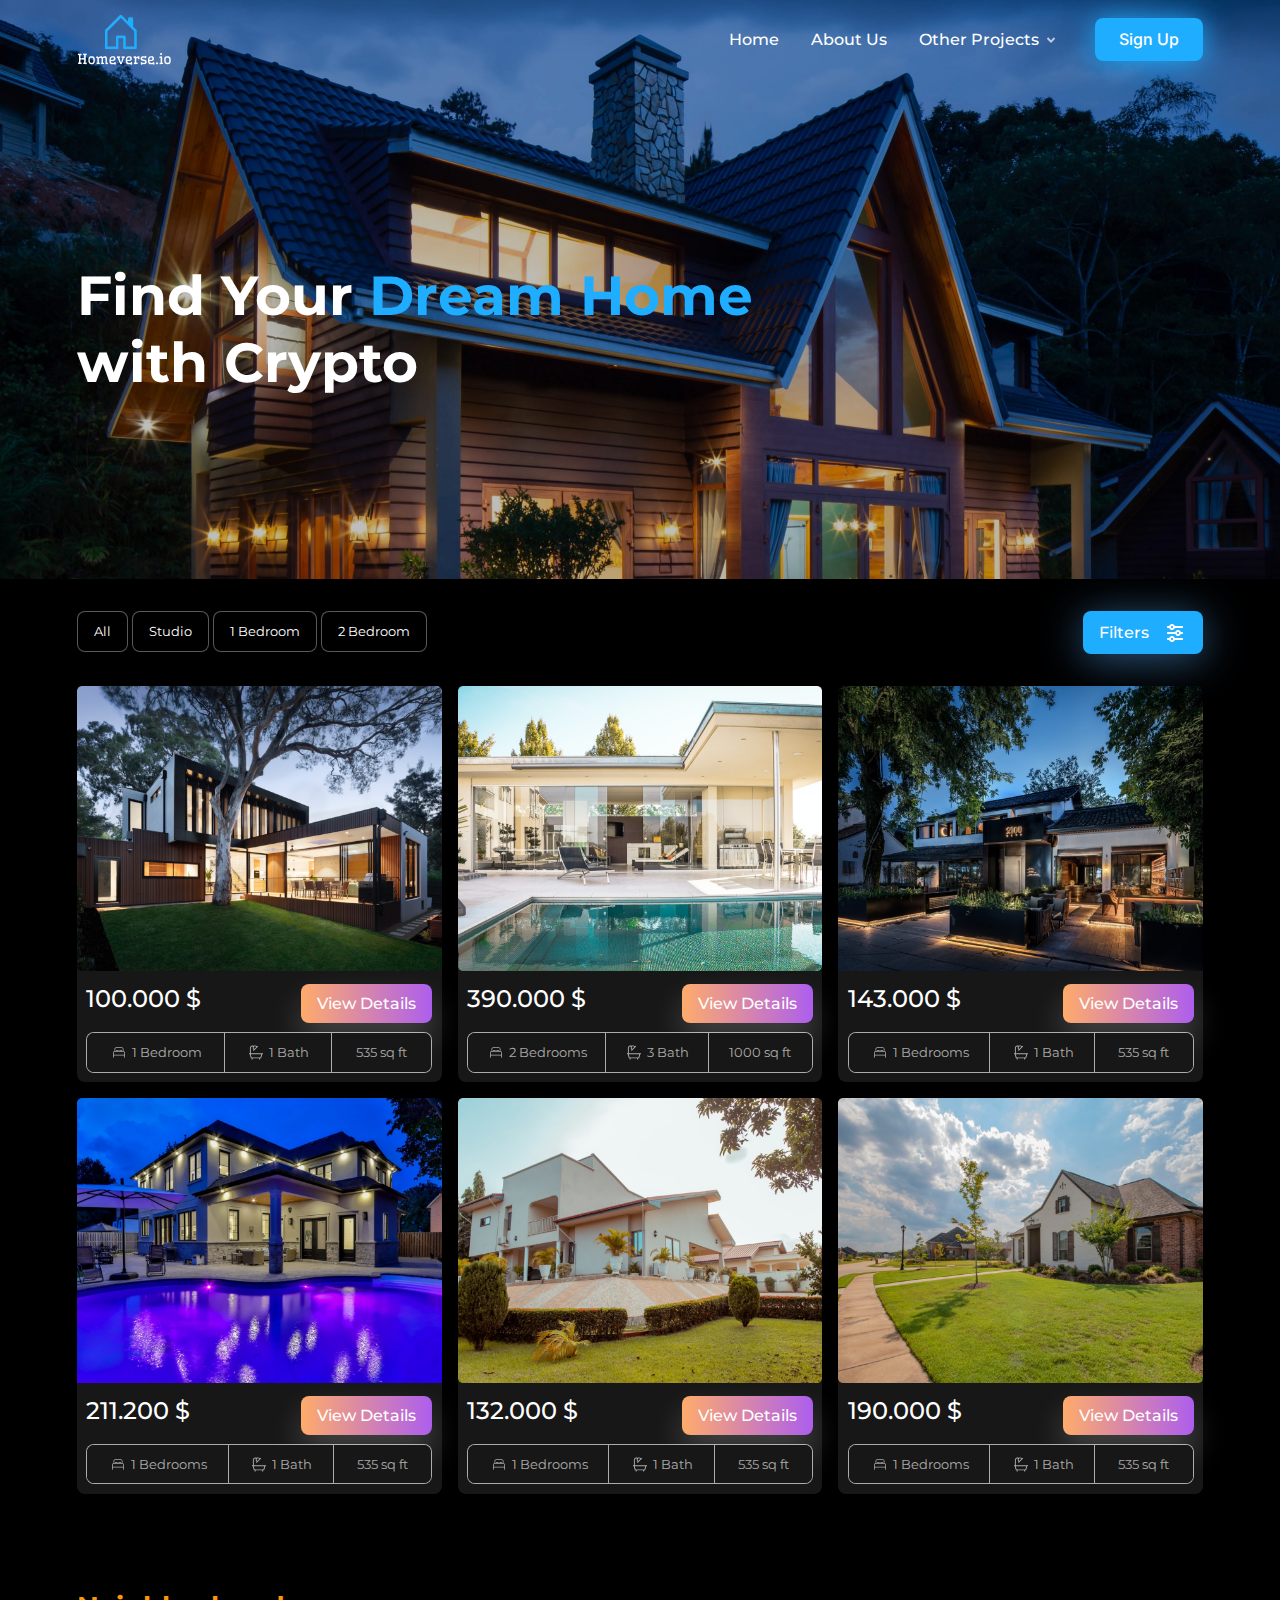
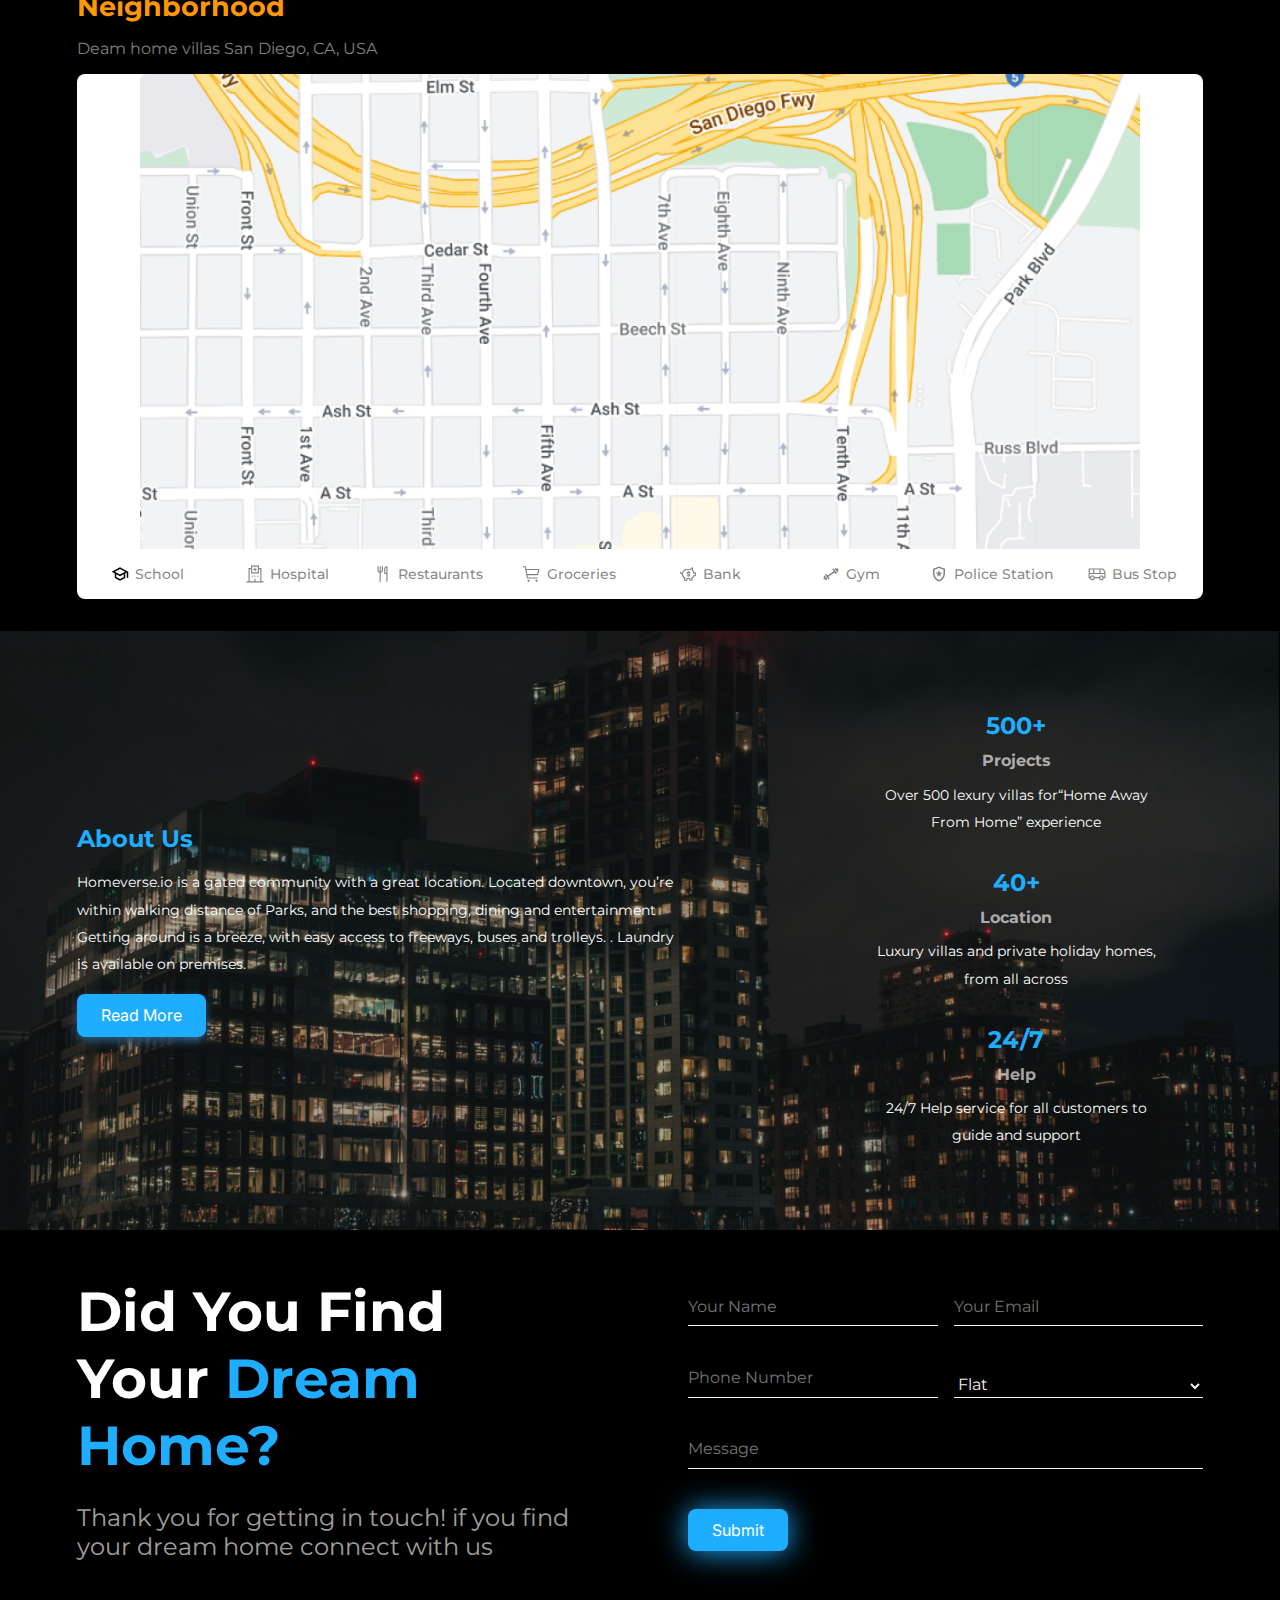
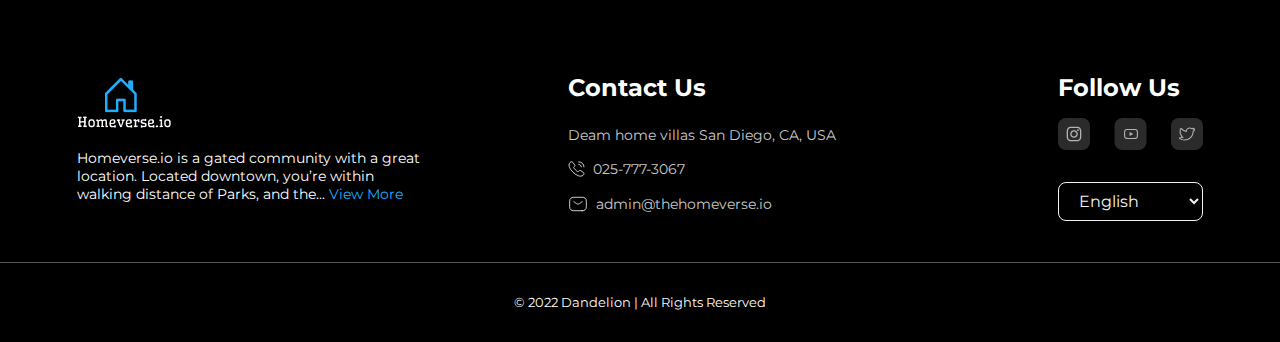
<file: index.html>
<!DOCTYPE html>
<html lang="en">

<head>
    <meta charset="UTF-8">
    <meta http-equiv="X-UA-Compatible" content="IE=edge">
    <meta name="viewport" content="width=device-width, initial-scale=1.0">
    <link rel="stylesheet" href="./style/main.css">
    <script defer src="./js/index.js"></script>
    <link rel="shortcut icon" href="./assets/favicon.svg" type="image/x-icon">
    <title>Real Estate</title>
</head>

<body>
    <header id="home__header">
        <nav>
            <a href="./index.html">
                <img src="./assets/logo.png" class="logo" alt="logo">
            </a>
            <ul id="nav-links">
                <li><a href="./index.html">Home</a></li>
                <li><a href="#">About Us</a></li>
                <li><a href="#" class="dropdown">Other Projects <img src="./assets/drop-down.svg" alt="dropdown"></a>
                </li>
                <li><a href="#" class="sign-up-btn">Sign Up</a></li>
            </ul>
            <div id="hamburger">
                <span></span><span></span><span></span>
            </div>
        </nav>
        <section class="hero">
            <h1>Find Your <span>Dream Home </span> with Crypto</h1>
        </section>
    </header>
    <main>
        <section class="apartment" role="region">
            <section class="category">
                <div>
                    <button>All</button>
                    <button>Studio</button>
                    <button>1 Bedroom</button>
                    <button>2 Bedroom</button>
                </div>
                <button class="filters"><span>Filters</span><img src="./assets/mi_filter.png" alt="filters"></button>
            </section>
            <section class="apartments">
                <div class="houses">
                    <img src="./assets/apartment1.png" alt="apartments">
                    <div class="price">
                        <p>100.000 $</p> <a href="./pages/details.html"><button>View Details</button></a>
                    </div>
                    <div class="about">
                        <button><img src="./assets/bedroom.svg" alt="bedroom"><span>1 Bedroom</span></button>
                        <button><img src="./assets/bath.svg" alt="bath" /><span>1 Bath</span></button>
                        <button>535 sq ft</button>
                    </div>
                </div>
                <div class="houses">
                    <img src="./assets/Rectangle 2096.png" alt="apartments">
                    <div class="price">
                        <p>390.000 $</p> <button>View Details</button>
                    </div>
                    <div class="about">
                        <button><img src="./assets/bedroom.svg" alt="bedroom"><span>2 Bedrooms</span></button>
                        <button><img src="./assets/bath.svg" alt="bath" /><span>3 Bath</span></button>
                        <button>1000 sq ft</button>
                    </div>
                </div>
                <div class="houses">
                    <img src="./assets/Rectangle 2096 (1).png" alt="apartments">
                    <div class="price">
                        <p>143.000 $</p> <button>View Details</button>
                    </div>
                    <div class="about">
                        <button><img src="./assets/bedroom.svg" alt="bedroom"><span>1 Bedrooms</span></button>
                        <button><img src="./assets/bath.svg" alt="bath" /><span>1 Bath</span></button>
                        <button>535 sq ft</button>
                    </div>
                </div>
                <div class="houses">
                    <img src="./assets/Rectangle 2097.png" alt="apartments">
                    <div class="price">
                        <p>211.200 $</p> <button>View Details</button>
                    </div>
                    <div class="about">
                        <button><img src="./assets/bedroom.svg" alt="bedroom"><span>1 Bedrooms</span></button>
                        <button><img src="./assets/bath.svg" alt="bath" /><span>1 Bath</span></button>
                        <button>535 sq ft</button>
                    </div>
                </div>
                <div class="houses">
                    <img src="./assets/Rectangle 2098.png" alt="apartments">
                    <div class="price">
                        <p>132.000 $</p> <button>View Details</button>
                    </div>
                    <div class="about">
                        <button><img src="./assets/bedroom.svg" alt="bedroom"><span>1 Bedrooms</span></button>
                        <button><img src="./assets/bath.svg" alt="bath" /><span>1 Bath</span></button>
                        <button>535 sq ft</button>
                    </div>
                </div>
                <div class="houses">
                    <img src="./assets/Rectangle 2099.png" alt="apartments">
                    <div class="price">
                        <p>190.000 $</p> <button>View Details</button>
                    </div>
                    <div class="about">
                        <button><img src="./assets/bedroom.svg" alt="bedroom"><span>1 Bedrooms</span></button>
                        <button><img src="./assets/bath.svg" alt="bath" /><span>1 Bath</span></button>
                        <button>535 sq ft</button>
                    </div>
                </div>
            </section>
        </section>
        <section class="neigbourhood">
            <h3>Neighborhood</h3>
            <p>Deam home villas San Diego, CA, USA</p>
            <div class="map">
                <img class="map__img" src="./assets//map.png" alt="map">
                <div>
                    <button><img src="./assets/school.svg" alt="school"><span>School</span></button>
                    <button><img src="./assets/hospital.svg" alt="hospital"><span>Hospital</span></button>
                    <button><img src="./assets/restaurants.svg" alt="restaurants"><span>Restaurants</span></button>
                    <button><img src="./assets/groceries.svg" alt="groceries"><span>Groceries</span></button>
                    <button><img src="./assets/bank.svg" alt="bank"><span>Bank</span></button>
                    <button><img src="./assets/gym.svg" alt="gym"><span>Gym</span></button>
                    <button><img src="./assets/police.svg" alt="police"><span>Police Station</span></button>
                    <button><img src="./assets/bus.svg" alt="bus"><span>Bus Stop</span></button>
                </div>
            </div>
        </section>
        <section class="about__us" role="region">
            <div class="about">
                <h3>
                    About Us
                </h3>
                <p>
                    Homeverse.io is a gated community with a great location. Located downtown, you’re within walking
                    distance of Parks, and
                    the best shopping, dining and entertainment Getting around is a breeze, with easy access to
                    freeways, buses and
                    trolleys. . Laundry is available on premises.
                </p>
                <button>Read More</button>
            </div>
            <div class="what-we-do">
                <div>
                    <h4>500+</h4>
                    <h5>Projects</h5>
                    <p>Over 500 lexury villas for“Home Away From Home” experience</p>
                </div>
                <div>
                    <h4>40+</h4>
                    <h5>Location</h5>
                    <p>Luxury villas and private holiday homes, from all across</p>
                </div>
                <div>
                    <h4>24/7</h4>
                    <h5>Help</h5>
                    <p>24/7 Help service for all customers to guide and support</p>
                </div>

            </div>
        </section>
        <section class="dream__home">
            <div>
                <h2>Did You Find Your <span> Dream Home?</span></h2>
                <p>Thank you for getting in touch! if you find your dream home connect with us</p>
            </div>
            <form action="">
                <input type="text" placeholder="Your Name">
                <input type="email" placeholder="Your Email">
                <input type="tel" inputmode="numeric" pattern="[0-9]+" placeholder="Phone Number">
                <select name="intrest" id="intrest">
                    <option value="Flat">Flat</option>
                    <option value="Duplex">Duplex</option>
                    <option value="Full">Full</option>
                    <option value="Bongalow">Bongalow</option>
                </select>
                <textarea name="message" id="message" cols="30" rows="1" placeholder="Message"></textarea>
                <button type="submit">Submit</button>
            </form>
        </section>
    </main>
    <footer>
        <div class="flex">
            <section class="about">
                <img src="./assets/logo.png" alt="logo">
                <p>Homeverse.io is a gated community with a great location. Located downtown, you’re within walking
                    distance
                    of Parks, and
                    the... <span>View More</span></p>
            </section>
            <section class="contact">
                <h4>Contact Us</h4>
                <p>Deam home villas San Diego, CA, USA</p>
                <a href=""><img src="./assets/call-calling.svg" alt="phone"><span>025-777-3067</span></a>
                <a href=""><img src="./assets/email.svg" alt="email"><span>admin@thehomeverse.io</span></a>
            </section>
            <section class="follow__us">
                <h4>Follow Us</h4>
                <div>
                    <img src="./assets/instagram.svg" alt="instagram"><img src="./assets/youtube.svg" alt="youtube"><img
                        src="./assets/twitter.svg" alt="twitter">
                </div>
                <select name="language">
                    <option value="English"><img src="./assets/globe.svg" alt="globe"> <span>English</span></option>
                    <option value="Spanish"><img src="./assets/globe.svg" alt="globe"> <span>Spanish</span></option>
                    <option value="French"><img src="./assets/globe.svg" alt="globe"> <span>French</span></option>
                </select>
            </section>
        </div>
        <p class="rights">© 2022 Dandelion | All Rights Reserved</p>
    </footer>
</body>

</html>
</file>
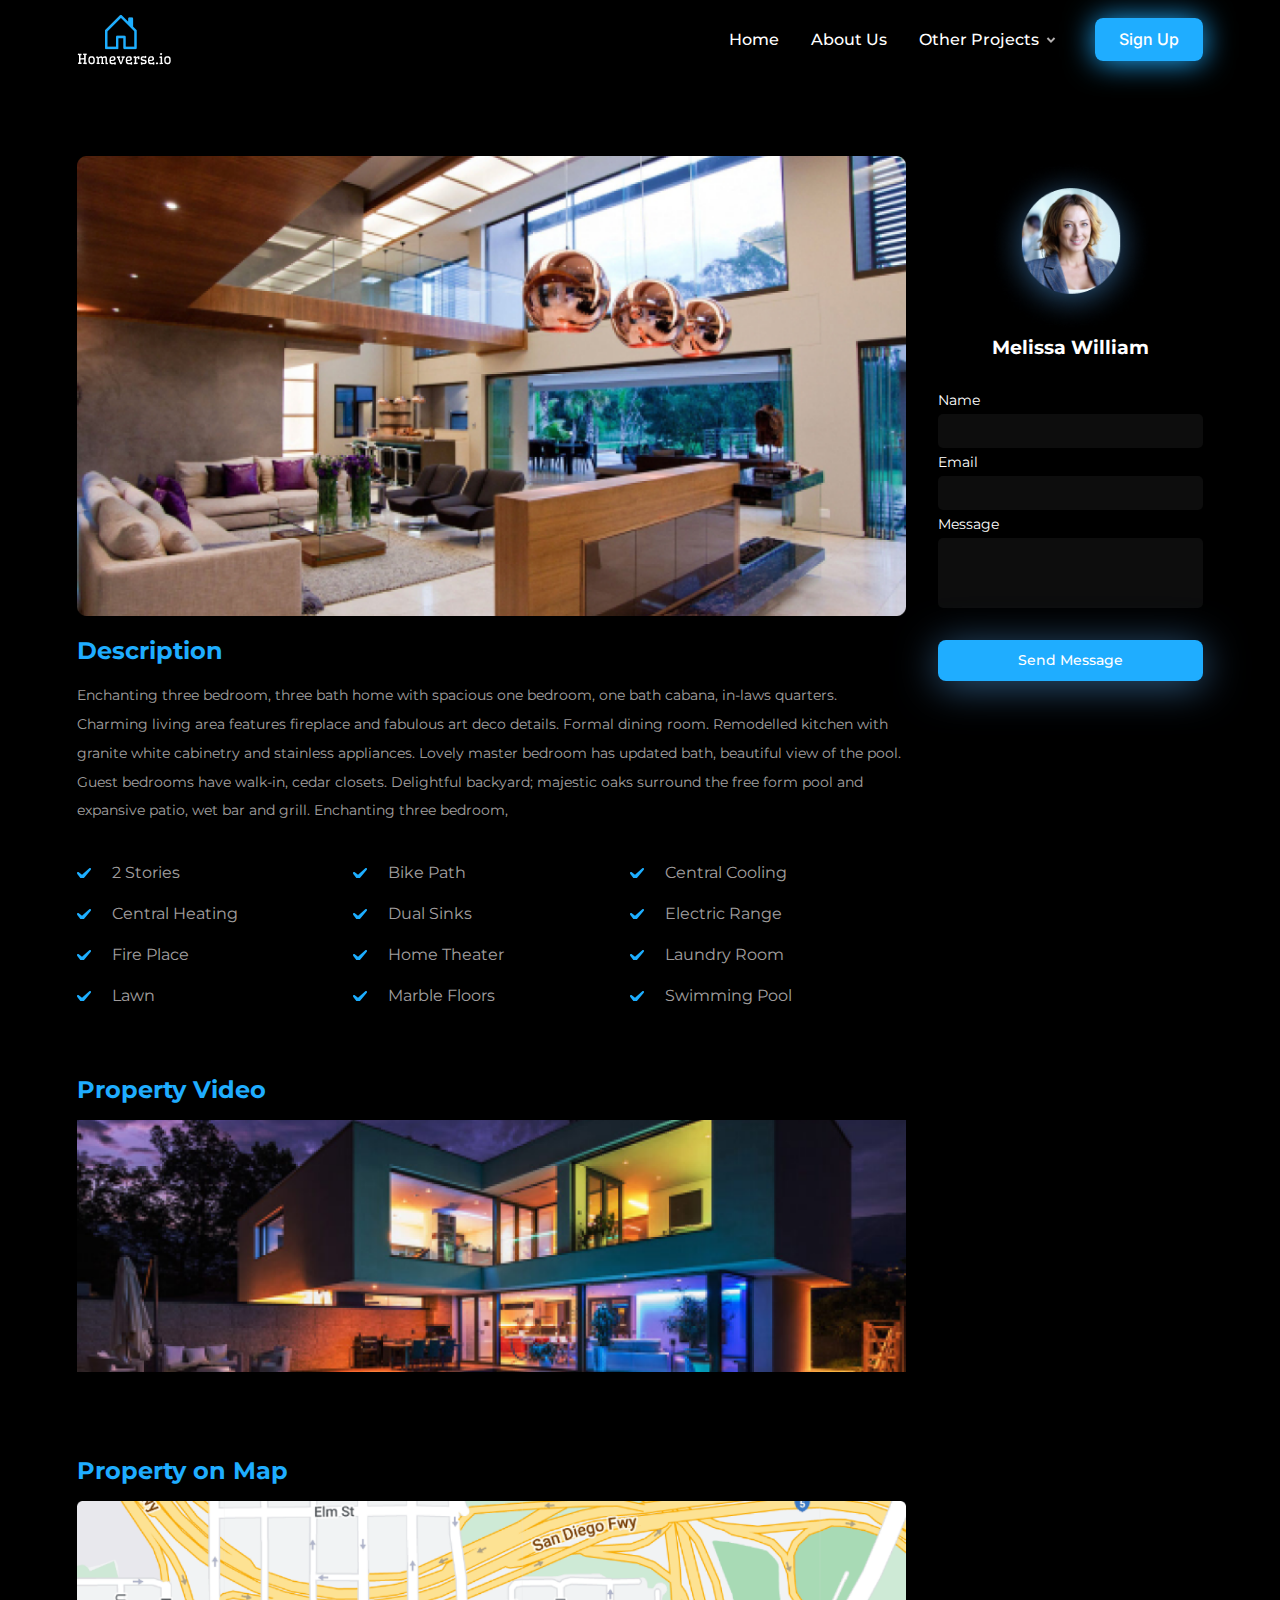
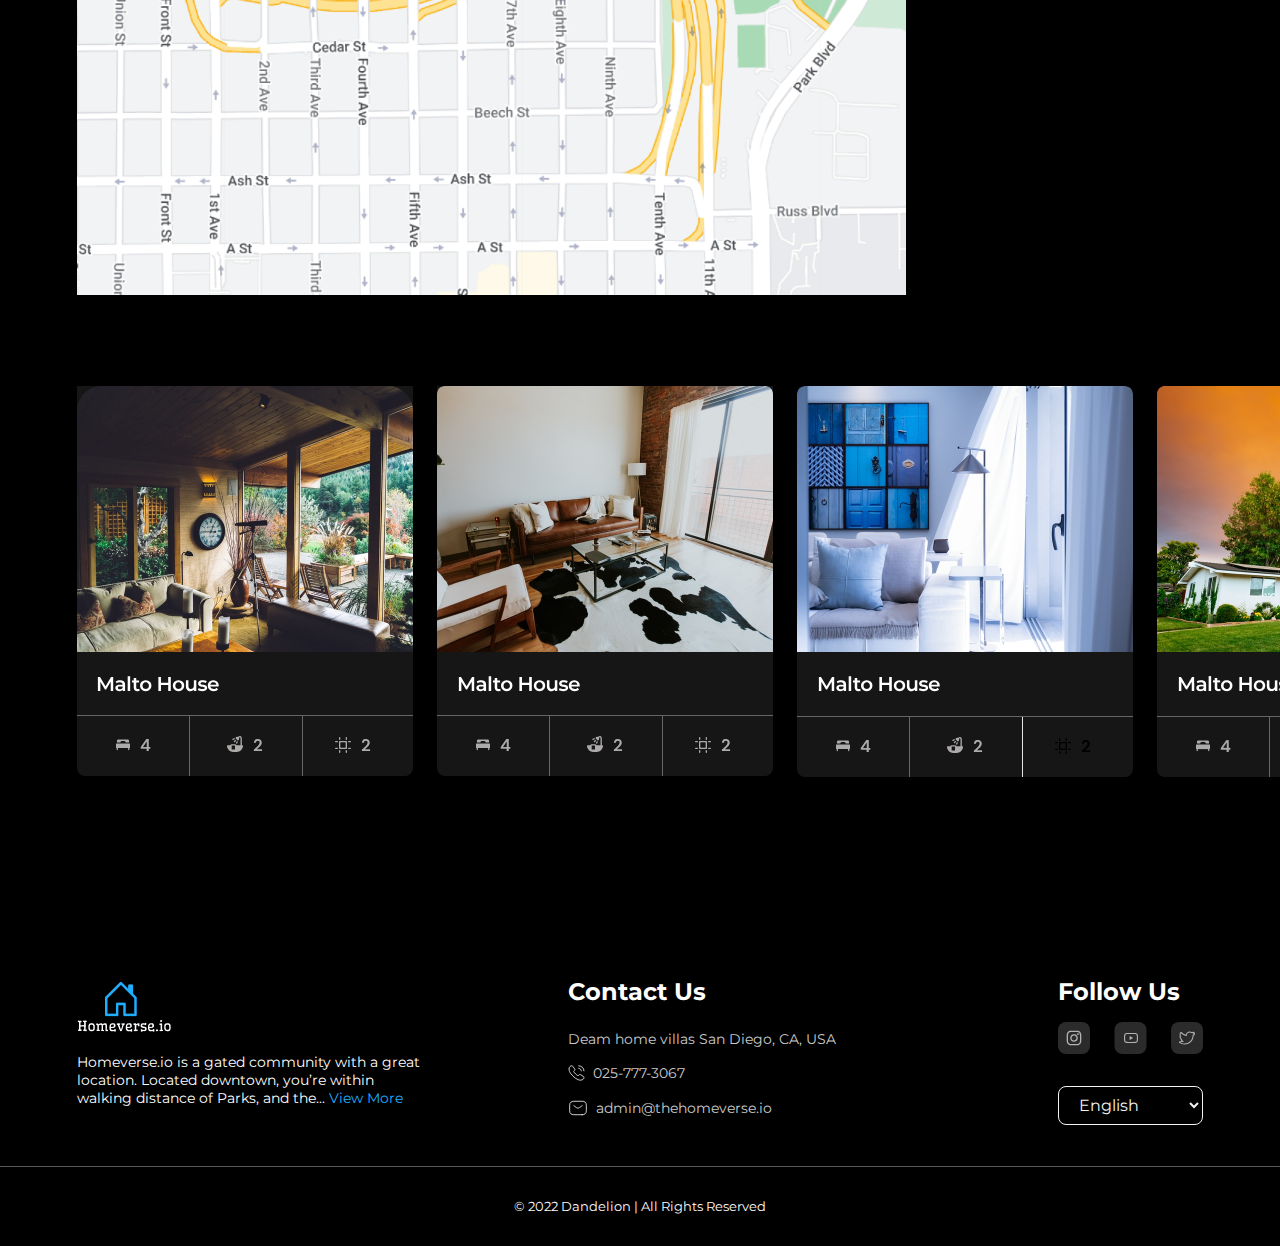
<file: pages/details.html>
<!DOCTYPE html>
<html lang="en">

<head>
    <meta charset="UTF-8">
    <meta http-equiv="X-UA-Compatible" content="IE=edge">
    <meta name="viewport" content="width=device-width, initial-scale=1.0">
    <link rel="stylesheet" href="../style/main.css">
    <link rel="shortcut icon" href="../assets/favicon.svg" type="image/x-icon">
    <script defer src="../js/index.js"></script>
    <link rel="shortcut icon" href="./assets/favicon.svg" type="image/x-icon">
    <title>Real Estate</title>
</head>

<body>
    <header id="details__header">
        <nav>
            <a href="../index.html">
                <img src="../assets/logo.png" class="logo" alt="logo">
            </a>
            <ul id="nav-links">
                <li><a href="../index.html">Home</a></li>
                <li><a href="#">About Us</a></li>
                <li><a href="#" class="dropdown">Other Projects <img src="../assets/drop-down.svg" alt="dropdown"></a>
                </li>
                <li><a href="#" class="sign-up-btn">Sign Up</a></li>
            </ul>
            <div id="hamburger">
                <span></span><span></span><span></span>
            </div>
        </nav>
    </header>
    <main>
        <section class="apartment-view">
            <section class='apartment-preview'>
                <div class="property">
                    <div class="wrapper">
                        <figure>
                            <img src="../assets/house-img.png" alt="apartment">
                        </figure>
                        <h2>Description</h2>
                        <p class="description">
                            Enchanting three bedroom, three bath home with spacious one bedroom, one bath cabana,
                            in-laws
                            quarters. Charming living
                            area features fireplace and fabulous art deco details. Formal dining room. Remodelled
                            kitchen
                            with
                            granite white
                            cabinetry and stainless appliances. Lovely master bedroom has updated bath, beautiful view
                            of
                            the
                            pool. Guest bedrooms
                            have walk-in, cedar closets. Delightful backyard; majestic oaks surround the free form pool
                            and
                            expansive patio, wet bar
                            and grill. Enchanting three bedroom,
                        </p>
                        <div class="services">
                            <ul>
                                <li>2 Stories</li>
                                <li>Central Heating</li>
                                <li>Fire Place</li>
                                <li>Lawn</li>
                            </ul>
                            <ul>
                                <li>Bike Path</li>
                                <li>Dual Sinks</li>
                                <li>Home Theater</li>
                                <li>Marble Floors</li>
                            </ul>
                            <ul>
                                <li>Central Cooling</li>
                                <li>Electric Range</li>
                                <li>Laundry Room</li>
                                <li>Swimming Pool</li>
                            </ul>
                        </div>
                        <section class="video">
                            <h3>Property Video</h3>
                            <img src="../assets/property-video.png" alt="video">
                        </section>
                        <section class="map">
                            <h3>Property on Map</h3>
                            <img src="../assets/map.png" alt="map">
                        </section>
                    </div>
                    <section class="user">
                        <img src="../assets/profile-img.png" alt="profile">
                        <h2 class="profile_name">Melissa William</h2>
                        <form>
                            <label for="name">Name</label>
                            <input type="text" name="name">
                            <label for="email">Email</label>
                            <input type="email" name="email">
                            <label for="message">Message</label>
                            <textarea name="message" cols="30" rows="3"></textarea>
                            <button type="submit">Send Message</button>
                        </form>
                    </section>
                </div>
                <section class="listings">
                    <h3>Similar Listings</h3>
                    <picture>
                        <img src="../assets/mailto1.svg" alt="1"><img src="../assets/mailto2.svg" alt="2"><img
                            src="../assets/mailto3.svg" alt="3"><img src="../assets/mailto3.png" alt="4">
                    </picture>
                </section>
            </section>

        </section>
    </main>
    <footer>
        <div class="flex">
            <section class="about">
                <img src="../assets/logo.png" alt="logo">
                <p>Homeverse.io is a gated community with a great location. Located downtown, you’re within walking
                    distance
                    of Parks, and
                    the... <span>View More</span></p>
            </section>
            <section class="contact">
                <h4>Contact Us</h4>
                <p>Deam home villas San Diego, CA, USA</p>
                <a href=""><img src="../assets/call-calling.svg" alt="phone"><span>025-777-3067</span></a>
                <a href=""><img src="../assets/email.svg" alt="email"><span>admin@thehomeverse.io</span></a>
            </section>
            <section class="follow__us">
                <h4>Follow Us</h4>
                <div>
                    <img src="../assets/instagram.svg" alt="instagram"><img src="../assets/youtube.svg"
                        alt="youtube"><img src="../assets/twitter.svg" alt="twitter">
                </div>
                <select name="language">
                    <option value="English"><img src="../assets/globe.svg" alt="globe"> <span>English</span></option>
                    <option value="Spanish"><img src="../assets/globe.svg" alt="globe"> <span>Spanish</span></option>
                    <option value="French"><img src="../assets/globe.svg" alt="globe"> <span>French</span></option>
                </select>
            </section>
        </div>
        <p class="rights">© 2022 Dandelion | All Rights Reserved</p>
    </footer>
</body>

</html>
</file>
<file: style/main.css>
@import url("https://fonts.googleapis.com/css2?family=Inter:wght@300;400;500&family=Montserrat:wght@400;500;600;700&display=swap");
* {
  margin: 0;
  padding: 0;
  box-sizing: border-box;
  font-family: inherit;
  scroll-behavior: smooth;
}

body {
  font-family: "Montserrat";
  background: black;
}

img {
  max-width: 100%;
}

li {
  list-style: none;
}

a {
  text-decoration: none;
}

nav {
  display: flex;
  justify-content: space-between;
  align-items: center;
  padding: 0.6rem clamp(1rem, 6vw, 15rem);
  position: relative;
}
nav .logo {
  height: 3.5rem;
}
nav ul {
  display: flex;
  align-items: center;
  gap: 2rem;
}
nav ul a {
  font-size: 1rem;
  font-weight: 500;
  color: hsl(0deg, 0%, 100%);
}
nav ul .dropdown {
  display: flex;
  align-items: center;
}
nav ul .sign-up-btn {
  color: hsl(0deg, 0%, 100%);
  background: hsl(202deg, 100%, 56%);
  box-shadow: 0px 1px 30px hsl(202deg, 100%, 56%);
  font-family: "Inter";
  padding: 0.7rem 1.5rem;
  border-radius: 8px;
  border: none;
  cursor: pointer;
}
nav #hamburger {
  cursor: pointer;
  display: none;
}
nav #hamburger span {
  display: block;
  height: 2px;
  width: 25px;
  border-radius: 10px;
  background: white;
  margin: 5px 0;
}

footer {
  padding: 4rem 0 2rem 0;
}
footer .flex {
  display: flex;
  justify-content: space-between;
  flex-wrap: wrap;
  gap: 2rem;
  padding: 0 clamp(1rem, 6vw, 15rem) 2rem clamp(1rem, 6vw, 15rem);
  border-bottom: 1px solid rgba(255, 251, 251, 0.35);
}
footer .flex .about {
  flex-grow: 1;
  flex-basis: 280px;
}
footer .flex .about p {
  color: hsl(0deg, 0%, 100%);
  font-size: 0.9rem;
  max-width: 350px;
  margin-top: 1rem;
}
footer .flex .about p span {
  color: hsl(202deg, 100%, 56%);
}
footer .flex .contact {
  flex-grow: 1;
  flex-basis: 280px;
}
footer .flex .contact h4 {
  color: hsl(0deg, 0%, 100%);
  font-size: 1.5rem;
}
footer .flex .contact p {
  color: hsla(0deg, 0%, 100%, 0.8);
  font-size: 0.9rem;
  margin-top: 1.5rem;
}
footer .flex .contact a {
  color: hsla(0deg, 0%, 100%, 0.8);
  display: flex;
  align-items: center;
  gap: 8px;
  font-size: 0.9rem;
  margin: 1rem 0;
}
footer .follow__us {
  flex-grow: 1;
  flex-basis: 280px;
  max-width: -moz-fit-content;
  max-width: fit-content;
}
footer .follow__us h4 {
  color: hsl(0deg, 0%, 100%);
  font-size: 1.5rem;
}
footer .follow__us div {
  display: flex;
  gap: 1.5rem;
  margin-top: 1rem;
}
footer .follow__us select {
  font-size: 1rem;
  background: transparent;
  border: none;
  border: 1px solid hsl(0deg, 0%, 95%);
  color: hsl(0deg, 0%, 95%);
  width: 100%;
  border-radius: 8px;
  padding: 0.5rem 1rem;
  margin-top: 2rem;
}
footer .follow__us select option {
  color: hsl(0deg, 0%, 95%);
  background: black;
}
footer .follow__us select option:hover {
  background: white;
}
footer .rights {
  color: hsl(0deg, 100%, 99%);
  font-size: 0.8rem;
  width: -moz-fit-content;
  width: fit-content;
  margin: 2rem auto 0 auto;
  padding: 0 1rem;
}

@media (max-width: 778px) {
  nav ul {
    flex-direction: column;
    position: absolute;
    right: clamp(1rem, 6vw, 15rem);
    top: 100%;
    align-items: flex-start;
    padding: 2rem 1.5rem;
    -webkit-backdrop-filter: blur(50px);
            backdrop-filter: blur(50px);
    background: hsla(0deg, 4%, 74%, 0.1);
    border-radius: 5px;
    opacity: 0;
    pointer-events: none;
  }
  nav .active {
    opacity: 1;
    pointer-events: all;
  }
  nav #hamburger {
    display: block;
  }
}
#home__header {
  background: url("../assets/hero-bg.png");
  position: relative;
}
#home__header .hero {
  padding: 2rem clamp(1rem, 6vw, 15rem);
  display: flex;
  align-items: center;
  height: 500px;
}
#home__header .hero h1 {
  color: hsl(0deg, 0%, 100%);
  font-size: clamp(2.5rem, 4.3vw, 3.5rem);
  max-width: 800px;
}
#home__header .hero h1 span {
  color: hsl(202deg, 100%, 56%);
}

.apartment {
  padding: 2rem clamp(1rem, 6vw, 15rem);
}
.apartment .category {
  display: flex;
  justify-content: space-between;
  flex-wrap: wrap;
  gap: 2rem;
}
.apartment .category div button {
  background: black;
  color: hsl(0deg, 0%, 100%);
  border: 1.5px solid hsla(0deg, 100%, 99%, 0.35);
  border-radius: 8px;
  padding: 0.7rem 1rem;
  cursor: pointer;
}
.apartment .category div button:focus {
  border: 1.5px solid hsl(202deg, 100%, 56%);
}
.apartment .category .filters {
  background: hsl(202deg, 100%, 56%);
  color: hsl(0deg, 0%, 100%);
  font-size: 1rem;
  font-weight: 500;
  gap: 0.9rem;
  box-shadow: 0px 5px 40px #2d5981;
  border-radius: 8px;
  border: none;
  padding: 0.6rem 1rem;
  display: flex;
  align-items: center;
  cursor: pointer;
}
.apartment .apartments {
  display: flex;
  justify-content: space-between;
  flex-wrap: wrap;
  gap: 1rem;
  margin: 2rem 0;
}
.apartment .apartments .houses {
  background: hsl(0deg, 0%, 9%);
  flex-basis: 350px;
  flex-grow: 1;
  border-radius: 8px;
}
.apartment .apartments .houses img {
  width: 100%;
}
.apartment .apartments .houses .price {
  display: flex;
  justify-content: space-between;
  margin: 0.6rem;
}
.apartment .apartments .houses .price p {
  color: white;
  font-size: 1.5rem;
  font-weight: 500;
}
.apartment .apartments .houses .price button {
  background: linear-gradient(90deg, hsl(26deg, 99%, 71%) 0%, hsl(273deg, 80%, 65%) 100%);
  box-shadow: 0px 17px 33px hsla(0deg, 0%, 100%, 0.2);
  border-radius: 8px;
  font-size: 1rem;
  font-weight: 500;
  color: hsl(0deg, 0%, 100%);
  border: none;
  padding: 0.6rem 1rem;
  cursor: pointer;
}
.apartment .apartments .houses .about {
  display: flex;
  justify-content: space-between;
  border: 1px solid rgba(255, 251, 251, 0.65);
  border-radius: 8px;
  background: hsl(0deg, 0%, 9%);
  margin: 0.6rem;
  overflow: hidden;
}
.apartment .apartments .houses .about button:nth-child(2) {
  border-left: 1px solid rgba(255, 251, 251, 0.65);
  border-right: 1px solid rgba(255, 251, 251, 0.65);
}
.apartment .apartments .houses .about button {
  flex-grow: 1;
  display: flex;
  justify-content: center;
  align-items: center;
  border: none;
  color: rgba(255, 251, 251, 0.65);
  padding: 0.7rem 0.3rem;
  background: hsl(0deg, 0%, 9%);
  gap: 3px;
}
.apartment .apartments .houses .about button img {
  height: 15px;
  max-width: 20px;
}

.neigbourhood {
  padding: 2rem clamp(1rem, 6vw, 15rem);
}
.neigbourhood h3 {
  color: hsl(35deg, 100%, 51%);
  font-size: calc(2rem - 5px);
}
.neigbourhood p {
  color: hsla(0deg, 0%, 100%, 0.5);
  font-size: 1rem;
  margin: 1rem 0;
}
.neigbourhood .map {
  background: hsl(0deg, 0%, 100%);
  overflow: hidden;
  border-radius: 8px;
}
.neigbourhood .map__img {
  width: 100%;
  max-width: 1000px;
  display: block;
  margin: auto;
}
.neigbourhood .map div {
  display: flex;
  justify-content: space-between;
  flex-wrap: wrap;
}
.neigbourhood .map div button {
  display: flex;
  justify-content: center;
  align-items: center;
  flex-grow: 1;
  flex-basis: 110px;
  font-size: 0.9rem;
  font-weight: 500;
  gap: 6px;
  padding: 0.5rem;
  color: rgba(27, 27, 27, 0.55);
  background: hsl(0deg, 0%, 100%);
  border: none;
  margin: 0.5rem 0;
}
.neigbourhood .map div button img {
  height: 18px;
}

.about__us {
  display: flex;
  justify-content: space-between;
  padding: 5rem clamp(1rem, 6vw, 15rem);
  flex-wrap: wrap;
  align-items: center;
  row-gap: 5rem;
  -moz-column-gap: 5rem;
       column-gap: 5rem;
  background: url("../assets/about-bg.png") no-repeat;
  background-size: cover;
}
.about__us h3 {
  color: hsl(202deg, 100%, 56%);
  font-size: 1.5rem;
  margin-bottom: 1rem;
}
.about__us h4 {
  color: hsl(202deg, 100%, 56%);
  font-size: 1.5rem;
}
.about__us h5 {
  color: rgba(255, 251, 251, 0.65);
  font-size: 1rem;
  margin: 0.7rem 0;
}
.about__us p {
  font-size: 0.9rem;
  color: white;
  line-height: 1.7rem;
}
.about__us button {
  color: hsl(0deg, 0%, 100%);
  background: hsl(202deg, 100%, 56%);
  box-shadow: 0px 1px 30px hsl(202deg, 100%, 56%);
  font-family: "Inter";
  padding: 0.7rem 1.5rem;
  border-radius: 8px;
  border: none;
  cursor: pointer;
  box-shadow: 0px 4px 10px #2D5981;
  font-size: 1rem;
  margin-top: 1rem;
}
.about__us .about {
  flex-grow: 2.5;
  flex-basis: 300px;
}
.about__us .about p {
  max-width: 600px;
}
.about__us .what-we-do {
  display: flex;
  flex-direction: column;
  flex-grow: 0.5;
  flex-basis: 300px;
  gap: 2rem;
  text-align: center;
  margin: auto;
}
.about__us .what-we-do p {
  max-width: 280px;
  margin: auto;
}

.dream__home {
  color: hsl(0deg, 0%, 100%);
  padding: 3rem clamp(1rem, 6vw, 15rem);
  display: flex;
  justify-content: space-between;
  flex-wrap: wrap;
  row-gap: 3rem;
  -moz-column-gap: 6rem;
       column-gap: 6rem;
}
.dream__home div {
  flex-grow: 1;
  flex-basis: 350px;
}
.dream__home div h2 {
  font-size: clamp(2.5rem, 4.3vw, 3.5rem);
  margin-bottom: 1.5rem;
}
.dream__home div h2 span {
  color: hsl(202deg, 100%, 56%);
}
.dream__home div p {
  color: hsla(0deg, 100%, 99%, 0.65);
  font-size: 1.5rem;
}
.dream__home form {
  flex-grow: 1;
  flex-basis: 350px;
  display: flex;
  justify-content: space-between;
  flex-wrap: wrap;
  align-items: center;
  max-width: 580px;
  margin: auto;
  gap: 1rem;
}
.dream__home form input {
  color: hsl(0deg, 0%, 95%);
  font-size: 1rem;
  flex-grow: 1;
  flex-basis: 200px;
  background: transparent;
  border: none;
  border-bottom: 1px solid hsl(0deg, 0%, 95%);
  padding: 0.6rem 0;
  margin-bottom: 1rem;
  max-width: 100%;
}
.dream__home form input:focus {
  outline: none;
  border-bottom: 2px solid hsl(202deg, 100%, 56%);
}
.dream__home form select {
  flex-grow: 1;
  flex-basis: 200px;
  font-size: 1rem;
  background: transparent;
  border: none;
  padding-bottom: 2.5px;
  border-bottom: 1px solid hsl(0deg, 0%, 95%);
  color: hsl(0deg, 0%, 95%);
  max-width: 100%;
}
.dream__home form select:focus {
  outline: none;
  border-bottom: 2px solid hsl(202deg, 100%, 56%);
}
.dream__home form select option {
  color: hsl(0deg, 0%, 95%);
  background: black;
}
.dream__home form select option:hover {
  background: white;
}
.dream__home form textarea {
  flex-basis: 600px;
  flex-grow: 1;
  font-size: 1rem;
  resize: none;
  border: none;
  border-bottom: 1px solid hsl(0deg, 0%, 95%);
  background: transparent;
  color: hsl(0deg, 0%, 95%);
  padding: 0.6rem 0;
  max-width: 100%;
}
.dream__home form textarea:focus {
  outline: none;
  border-bottom: 2px solid hsl(202deg, 100%, 56%);
}
.dream__home form button {
  color: hsl(0deg, 0%, 100%);
  background: hsl(202deg, 100%, 56%);
  box-shadow: 0px 1px 30px hsl(202deg, 100%, 56%);
  font-family: "Inter";
  padding: 0.7rem 1.5rem;
  border-radius: 8px;
  border: none;
  cursor: pointer;
  font-size: 1rem;
  margin-top: 1.5rem;
}

.apartment-view {
  padding: clamp(1rem, 6vw, 15rem) 0;
  display: flex;
}
.apartment-view .apartment-preview .property {
  display: flex;
  justify-content: space-between;
  padding: 0 clamp(1rem, 6vw, 15rem);
  gap: 2rem;
}
.apartment-view .apartment-preview .property .wrapper {
  flex-grow: 2;
  flex-basis: 700px;
}
.apartment-view .apartment-preview .property .wrapper h2 {
  color: hsl(202deg, 100%, 56%);
  font-size: 1.5rem;
  margin-top: 1rem;
}
.apartment-view .apartment-preview .property .wrapper p {
  color: hsla(0deg, 100%, 99%, 0.65);
  font-size: 0.9rem;
  margin: 1rem 0;
  line-height: 1.8rem;
}
.apartment-view .apartment-preview .property .wrapper figure img {
  width: 100%;
}
.apartment-view .apartment-preview .property .wrapper .services {
  display: flex;
  justify-content: space-between;
  flex-wrap: wrap;
}
.apartment-view .apartment-preview .property .wrapper .services ul {
  width: -moz-fit-content;
  width: fit-content;
  flex-basis: 250px;
  flex-grow: 1;
}
.apartment-view .apartment-preview .property .wrapper .services ul li {
  color: hsla(0deg, 100%, 99%, 0.65);
  font-size: 1rem;
  margin: calc(1rem + 6px) 0;
  display: flex;
  align-items: center;
}
.apartment-view .apartment-preview .property .wrapper .services ul li::before {
  content: "";
  display: inline-block;
  height: 10px;
  width: 20px;
  margin-right: 15px;
  background: url("../assets/mark.svg") no-repeat;
}
.apartment-view .apartment-preview .property .wrapper .video {
  padding: 2rem 0;
}
.apartment-view .apartment-preview .property .wrapper .video h3 {
  color: hsl(202deg, 100%, 56%);
  font-size: 1.5rem;
  margin: 1rem 0;
}
.apartment-view .apartment-preview .property .wrapper .video img {
  width: 100%;
}
.apartment-view .apartment-preview .property .wrapper .map {
  padding: 2rem 0;
}
.apartment-view .apartment-preview .property .wrapper .map h3 {
  color: hsl(202deg, 100%, 56%);
  font-size: 1.5rem;
  margin: 1rem 0;
}
.apartment-view .apartment-preview .property .wrapper .map img {
  width: 100%;
}
.apartment-view .apartment-preview .property .user {
  flex-grow: 1;
  flex-basis: 200px;
  max-width: 500px;
  margin: 0 auto;
}
.apartment-view .apartment-preview .property .user img {
  display: block;
  margin: auto;
  height: 11.2rem;
}
.apartment-view .apartment-preview .property .user h2 {
  color: white;
  font-size: 1.2rem;
  text-align: center;
}
.apartment-view .apartment-preview .property .user form {
  margin: 2rem 0;
}
.apartment-view .apartment-preview .property .user form label {
  color: white;
  font-size: 0.9rem;
  margin: 5px 0;
  display: block;
}
.apartment-view .apartment-preview .property .user form input,
.apartment-view .apartment-preview .property .user form textarea {
  background: hsl(0deg, 0%, 5%);
  border: none;
  color: hsla(0deg, 100%, 99%, 0.65);
  font-size: 0.9rem;
  font-weight: 500;
  padding: 0.5rem 1rem;
  border-radius: 5px;
  display: block;
  margin: auto;
  width: 100%;
  resize: none;
}
.apartment-view .apartment-preview .property .user form input:focus,
.apartment-view .apartment-preview .property .user form textarea:focus {
  outline: 1px solid hsl(0deg, 0%, 5%);
}
.apartment-view .apartment-preview .property .user form button {
  background: hsl(202deg, 100%, 56%);
  box-shadow: 0px 5px 40px #2D5981;
  border-radius: 8px;
  color: hsl(0deg, 0%, 100%);
  font-size: 0.9rem;
  font-weight: 500;
  border: none;
  padding: 0.7rem 1rem;
  margin: 2rem auto;
  width: 100%;
  display: block;
}
.apartment-view .apartment-preview .listings {
  padding: 2rem 0 2rem clamp(1rem, 6vw, 15rem);
}
.apartment-view .apartment-preview .listings picture {
  display: flex;
  justify-content: space-between;
  overflow-x: scroll;
  gap: 1.5rem;
  padding-right: clamp(1rem, 6vw, 15rem);
}
.apartment-view .apartment-preview .listings picture::-webkit-scrollbar {
  height: 5px;
}
.apartment-view .apartment-preview .listings picture::-webkit-scrollbar-track {
  -webkit-box-shadow: inset 0 0 6px rgba(0, 0, 0, 0.3);
}
.apartment-view .apartment-preview .listings picture::-webkit-scrollbar-thumb {
  background-color: hsl(202deg, 100%, 56%);
  outline: 1px solid slategrey;
  border-radius: 20px;
  border: 3px solid transparent;
}

@media (max-width: 950px) {
  .property {
    flex-direction: column-reverse;
  }
}/*# sourceMappingURL=main.css.map */
</file>
